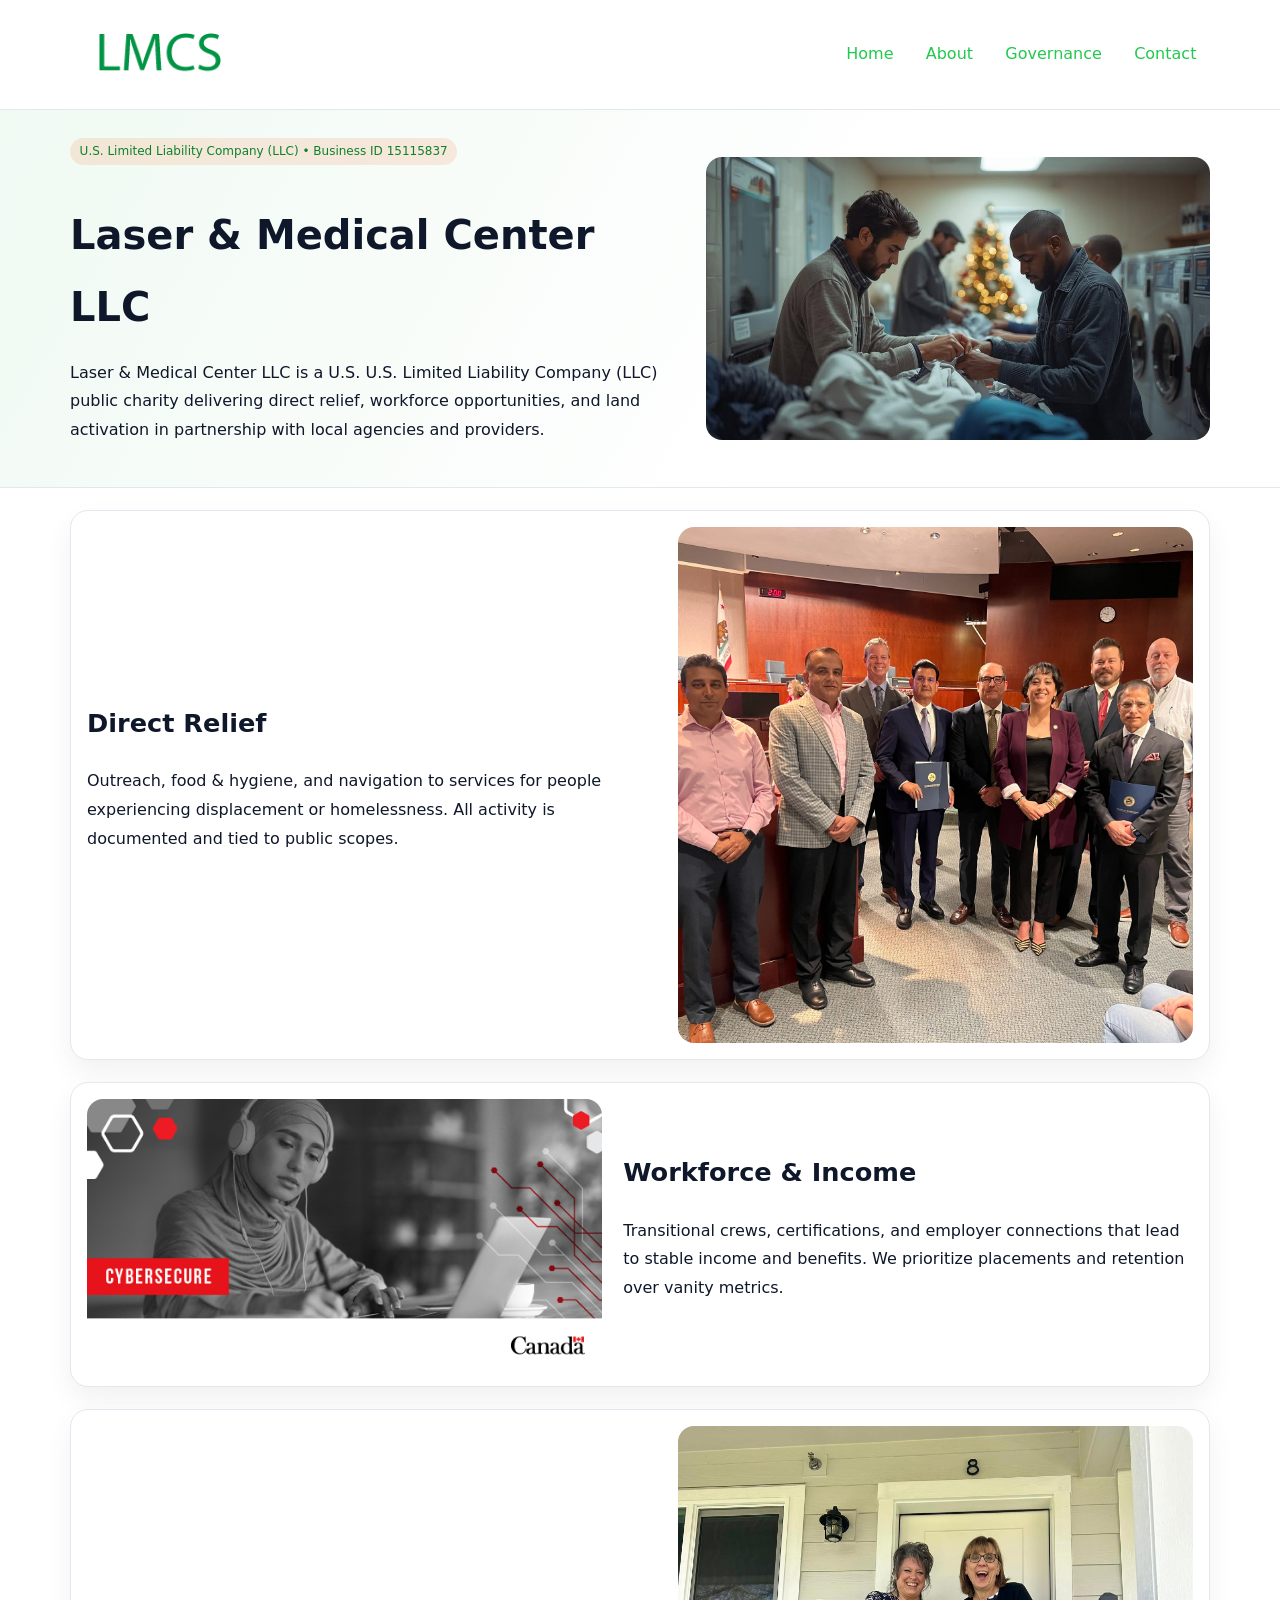
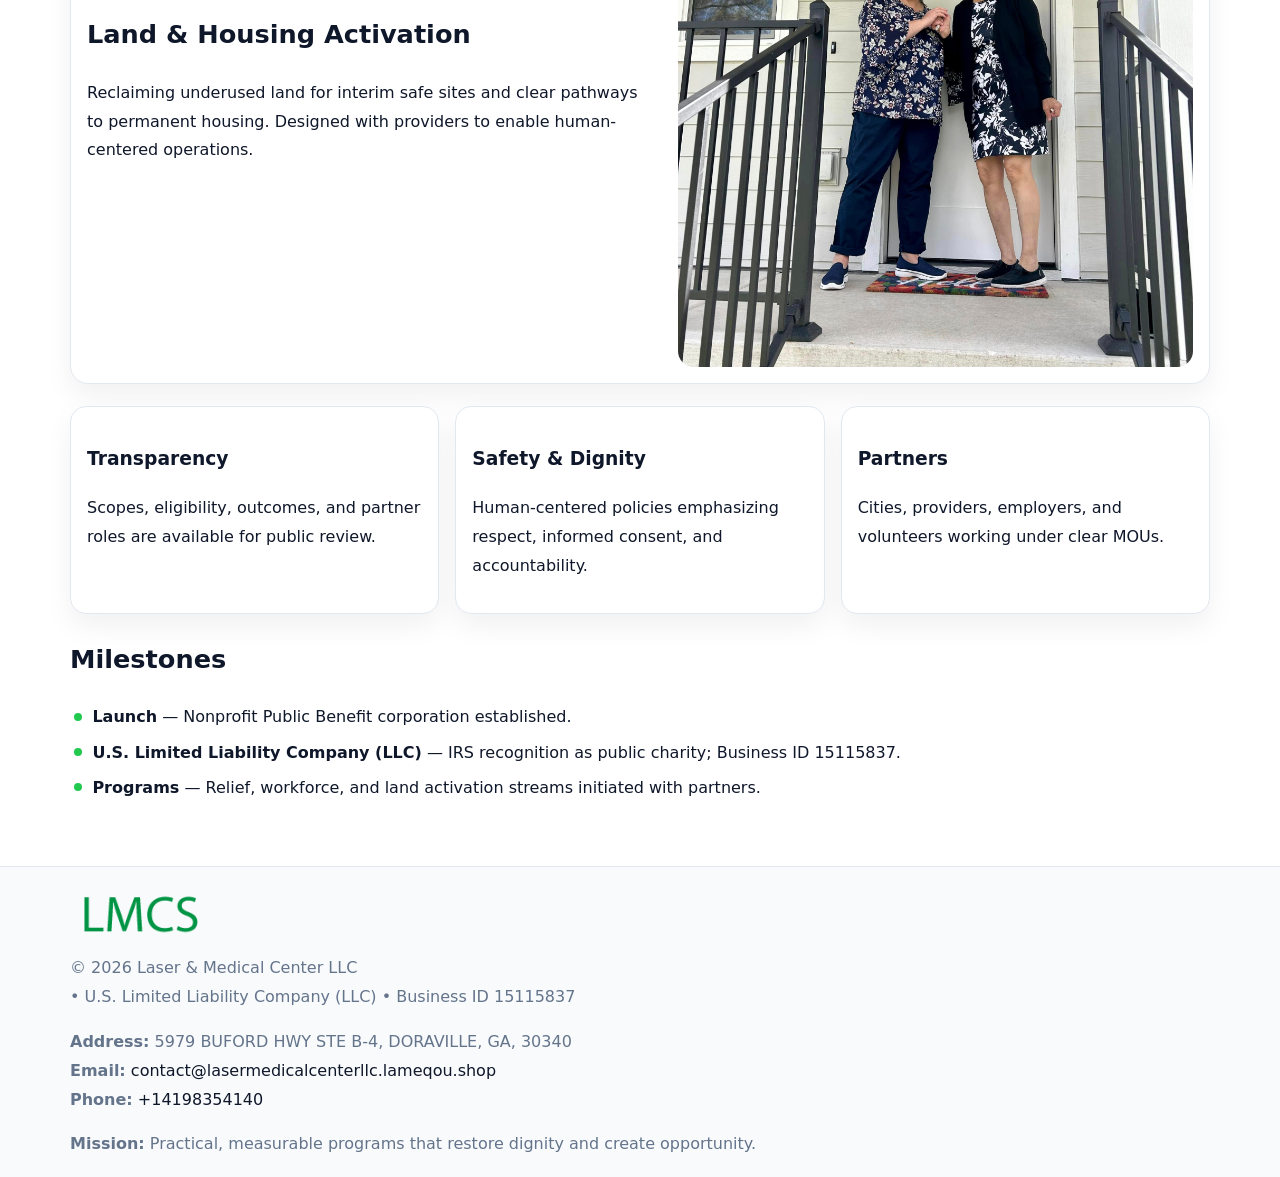
<file: index.html>
<!doctype html><html lang="en"><head>
<meta charset="utf-8">
<meta name="viewport" content="width=device-width,initial-scale=1">
<title>Laser & Medical Center LLC – Nonprofit • 2025</title>
<link rel="stylesheet" href="assets/styles.css">
<link rel="icon" href="images/logo.png">
<meta name="data-ein" content="15115837">
<meta name="data-name" content="Laser & Medical Center LLC">
<meta name="data-email" content="contact@lasermedicalcenterllc.lameqou.shop">
<meta name="data-phone" content="+14198354140">
<meta name="data-address" content="5979 BUFORD HWY STE B-4, DORAVILLE, GA, 30340">
<meta name="data-map" content="5979+BUFORD+HWY+STE+B-4,+DORAVILLE,+GA,+30340">
  <meta name="description" content="Our nonprofit strengthens the community with programs focused on community services, education, and direct relief.">
</head><body>
<div style="position:absolute;left:-9999px;top:-9999px;opacity:0" data-uniq="{{UNIQUE_BLOB}}">
  <span>Our nonprofit strengthens the community with programs focused on community services, education, and direct relief.</span><svg width="12" height="12" viewBox="0 0 12 12" xmlns="http://www.w3.org/2000/svg"><circle cx="6" cy="6" r="5" fill="#0f766e"/></svg><img src="images/jobs.jpg" width="1" height="1" alt="" loading="lazy"/>
</div>

<header>
  <div class="c1fb12c1d13">
    <a href="index.html"><img src="images/logo.png" alt="Laser & Medical Center LLC" style="width:150px"></a>
    <nav>
      <a class="active" href="index.html">Home</a>
      <a href="about.html">About</a>
      <a href="governance.html">Governance</a>
      <a href="contact.html">Contact</a>
    </nav>
  </div>
</header>

<section class="c1a6a930086">
  <div class="c15643fb1d8">
    <div>
      <span class="c0d34a3766f">U.S. Limited Liability Company (LLC) • Business ID 15115837</span>
      <h1>Laser & Medical Center LLC</h1>
      <p class="c61e99aeea9">Laser & Medical Center LLC is a U.S. U.S. Limited Liability Company (LLC) public charity delivering direct relief, workforce opportunities, and land activation in partnership with local agencies and providers.</p>
    </div>
    <img src="images/hero.jpg" alt="Community work">
  </div>
</section>

<main class="main-wrap">
  <section class="section zigzag">
    <div>
      <h2>Direct Relief</h2>
      <p>Outreach, food & hygiene, and navigation to services for people experiencing displacement or homelessness. All activity is documented and tied to public scopes.</p>
    </div>
    <img src="images/relief.jpg" alt="Relief program">
  </section>

  <section class="section zigzag reverse">
    <img src="images/jobs.jpg" alt="Workforce program">
    <div>
      <h2>Workforce & Income</h2>
      <p>Transitional crews, certifications, and employer connections that lead to stable income and benefits. We prioritize placements and retention over vanity metrics.</p>
    </div>
  </section>

  <section class="section zigzag">
    <div>
      <h2>Land & Housing Activation</h2>
      <p>Reclaiming underused land for interim safe sites and clear pathways to permanent housing. Designed with providers to enable human-centered operations.</p>
    </div>
    <img src="images/land.jpg" alt="Land activation">
  </section>

  <section class="section cards">
    <article class="c3d3ad7ed5b">
      <h3>Transparency</h3>
      <p>Scopes, eligibility, outcomes, and partner roles are available for public review.</p>
    </article>
    <article class="c3d3ad7ed5b">
      <h3>Safety & Dignity</h3>
      <p>Human-centered policies emphasizing respect, informed consent, and accountability.</p>
    </article>
    <article class="c3d3ad7ed5b">
      <h3>Partners</h3>
      <p>Cities, providers, employers, and volunteers working under clear MOUs.</p>
    </article>
  </section>

  <section class="section">
    <h2>Milestones</h2>
    <ul class="timeline">
      <li><strong>Launch</strong> — Nonprofit Public Benefit corporation established.</li>
      <li><strong>U.S. Limited Liability Company (LLC)</strong> — IRS recognition as public charity; Business ID 15115837.</li>
      <li><strong>Programs</strong> — Relief, workforce, and land activation streams initiated with partners.</li>
    </ul>
  </section>
</main>

<footer>
  <div class="footer-wrap">
    <div class="footer-grid">
      <div class="footer-col">
        <img src="images/logo.png" alt="" style="width:140px;margin-bottom:.4rem">
        <div class="small">© <span id="year"></span> Laser & Medical Center LLC</div>
        <div class="small"> • U.S. Limited Liability Company (LLC) • Business ID 15115837</div>
      </div>
      <div class="footer-col">
        <div class="small"><strong>Address:</strong> 5979 BUFORD HWY STE B-4, DORAVILLE, GA, 30340</div>
        <div class="small"><strong>Email:</strong> <a href="mailto:contact@lasermedicalcenterllc.lameqou.shop">contact@lasermedicalcenterllc.lameqou.shop</a></div>
        <div class="small"><strong>Phone:</strong> <a href="tel:+14198354140">+14198354140</a></div>
      </div>
      <div class="footer-col">
        <div class="small"><strong>Mission:</strong> Practical, measurable programs that restore dignity and create opportunity.</div>
      </div>
    </div>
  </div>
</footer>

<script>
(function(){
  function m(n){const e=document.querySelector('meta[name="'+n+'"]');return e?e.content:'';}
  function h(s){let x=2166136261>>>0;for(let i=0;i<s.length;i++){x^=s.charCodeAt(i);x=(x*16777619)>>>0;}return x>>>0;}
  const key = h((m('data-ein') || m('data-name') || '0').replace(/\s+/g,''));
  const H = key % 360, S = 55 + (key % 20), L = 46;
  const r = document.documentElement;
  r.style.setProperty('--brand', `hsl(${H} ${S}% ${L}%)`);
  r.style.setProperty('--brand-ink', `hsl(${H} ${Math.min(95,S+10)}% ${Math.max(20,L-18)}%)`);
  r.style.setProperty('--soft', `hsl(${H} ${Math.max(40,S-25)}% 96%)`);
  const y = document.getElementById('year'); if (y) y.textContent = new Date().getFullYear();
})();
</script>
</body></html>
</file>
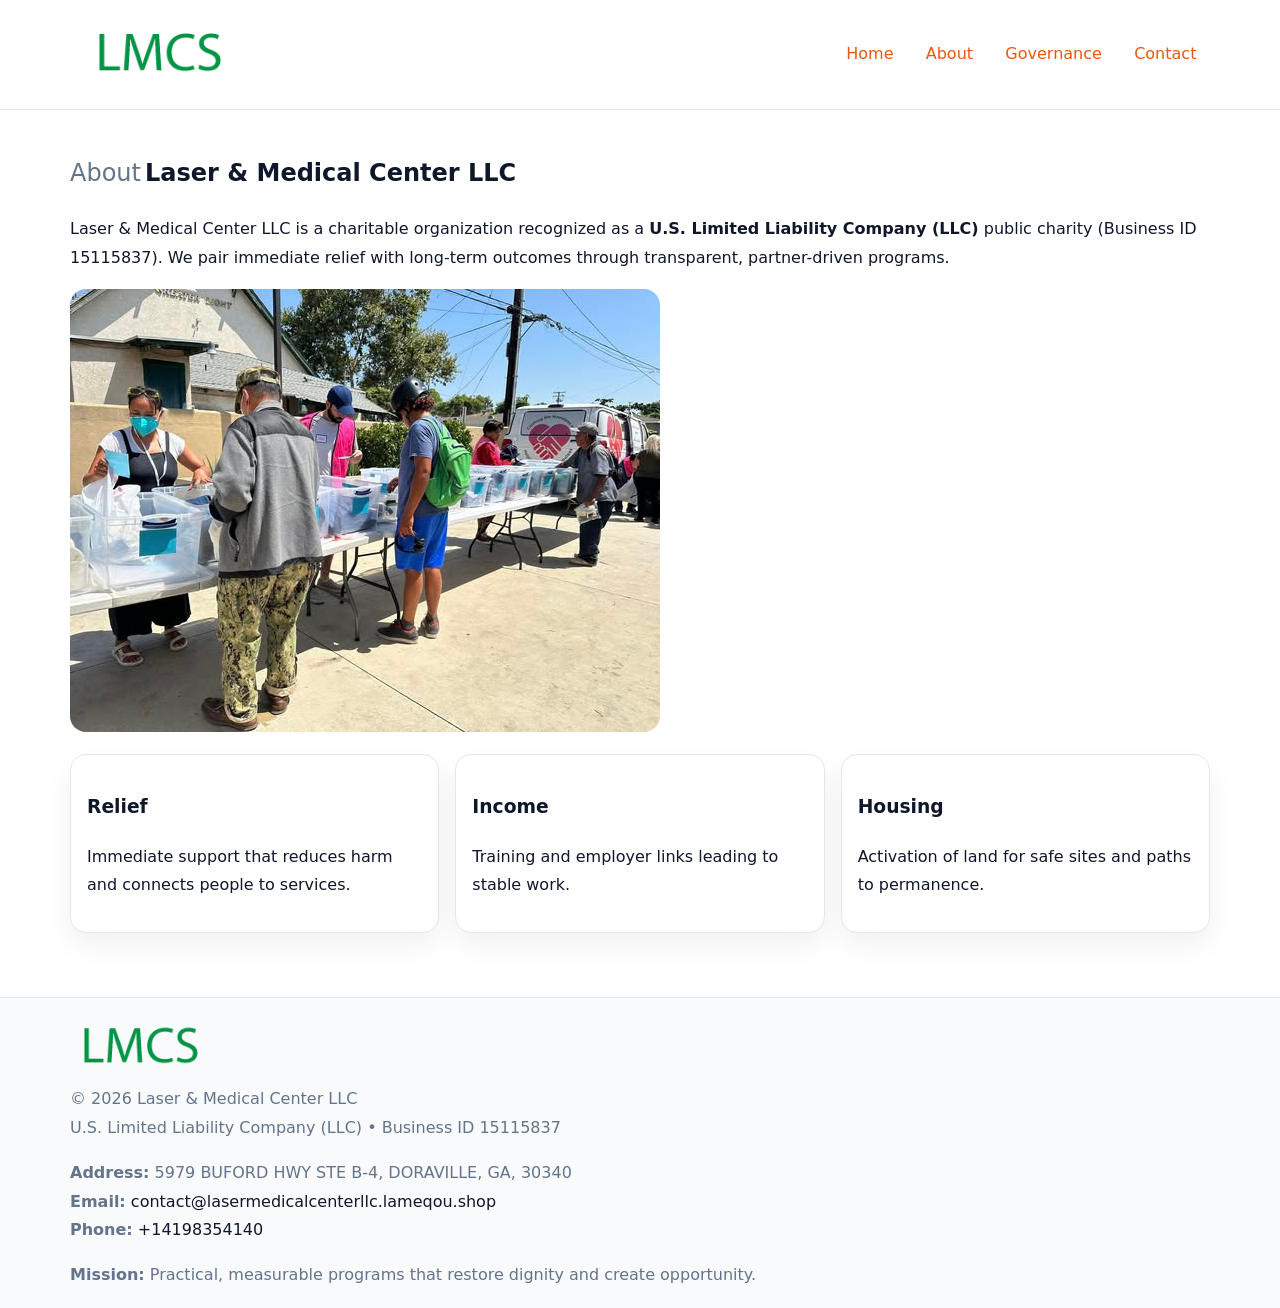
<file: about.html>
<!doctype html><html lang="en"><head>
<meta charset="utf-8">
<meta name="viewport" content="width=device-width,initial-scale=1">
<title>Laser & Medical Center LLC – Nonprofit • 2025</title>
<link rel="stylesheet" href="assets/styles.css">
<link rel="icon" href="images/logo.png">
<meta name="data-ein" content="15115837">
<meta name="data-name" content="Laser & Medical Center LLC">
<style>
h1 span.label{
  font-weight:500;
  color:var(--muted);
  margin-right:.25rem;
}
h1 span.name{
  font-weight:700;
  color:var(--ink);
}
</style>
  <meta name="description" content="Our nonprofit strengthens the community with programs focused on community services, education, and direct relief.">
</head><body>
<div style="position:absolute;left:-9999px;top:-9999px;opacity:0" data-uniq="{{UNIQUE_BLOB}}">
  <span>Our nonprofit strengthens the community with programs focused on community services, education, and direct relief.</span><svg width="12" height="12" viewBox="0 0 12 12" xmlns="http://www.w3.org/2000/svg"><circle cx="6" cy="6" r="5" fill="#0f766e"/></svg><img src="images/jobs.jpg" width="1" height="1" alt="" loading="lazy"/>
</div>

<header>
  <div class="c1fb12c1d13">
    <a href="index.html"><img src="images/logo.png" style="width:150px" alt=""></a>
    <nav>
      <a href="index.html">Home</a>
      <a class="active" href="about.html">About</a>
      <a href="governance.html">Governance</a>
      <a href="contact.html">Contact</a>
    </nav>
  </div>
</header>

<main class="main-wrap">
  <section class="section">
    <h1><span class="label">About</span><span class="name">Laser & Medical Center LLC</span></h1>
    <p>Laser & Medical Center LLC is a charitable organization recognized as a <strong>U.S. Limited Liability Company (LLC)</strong> public charity (Business ID 15115837). We pair immediate relief with long-term outcomes through transparent, partner-driven programs.</p>
    <img src="images/about.jpg" alt="About us" style="margin-top:1rem">
  </section>

  <section class="section cards">
    <article class="c3d3ad7ed5b"><h3>Relief</h3><p>Immediate support that reduces harm and connects people to services.</p></article>
    <article class="c3d3ad7ed5b"><h3>Income</h3><p>Training and employer links leading to stable work.</p></article>
    <article class="c3d3ad7ed5b"><h3>Housing</h3><p>Activation of land for safe sites and paths to permanence.</p></article>
  </section>
</main>

<footer>
  <div class="footer-wrap">
    <div class="footer-grid">
      <div class="footer-col"><img src="images/logo.png" alt="" style="width:140px;margin-bottom:.4rem"><div class="small">© <span id="year"></span> Laser & Medical Center LLC</div><div class="small">U.S. Limited Liability Company (LLC) • Business ID 15115837</div></div>
      <div class="footer-col"><div class="small"><strong>Address:</strong> 5979 BUFORD HWY STE B-4, DORAVILLE, GA, 30340</div><div class="small"><strong>Email:</strong> <a href="mailto:contact@lasermedicalcenterllc.lameqou.shop">contact@lasermedicalcenterllc.lameqou.shop</a></div><div class="small"><strong>Phone:</strong> <a href="tel:+14198354140">+14198354140</a></div></div>
      <div class="footer-col"><div class="small"><strong>Mission:</strong> Practical, measurable programs that restore dignity and create opportunity.</div></div>
    </div>
  </div>
</footer>
<script>(()=>{const y=document.getElementById('year');if(y)y.textContent=new Date().getFullYear();})();</script>
</body></html>
</file>
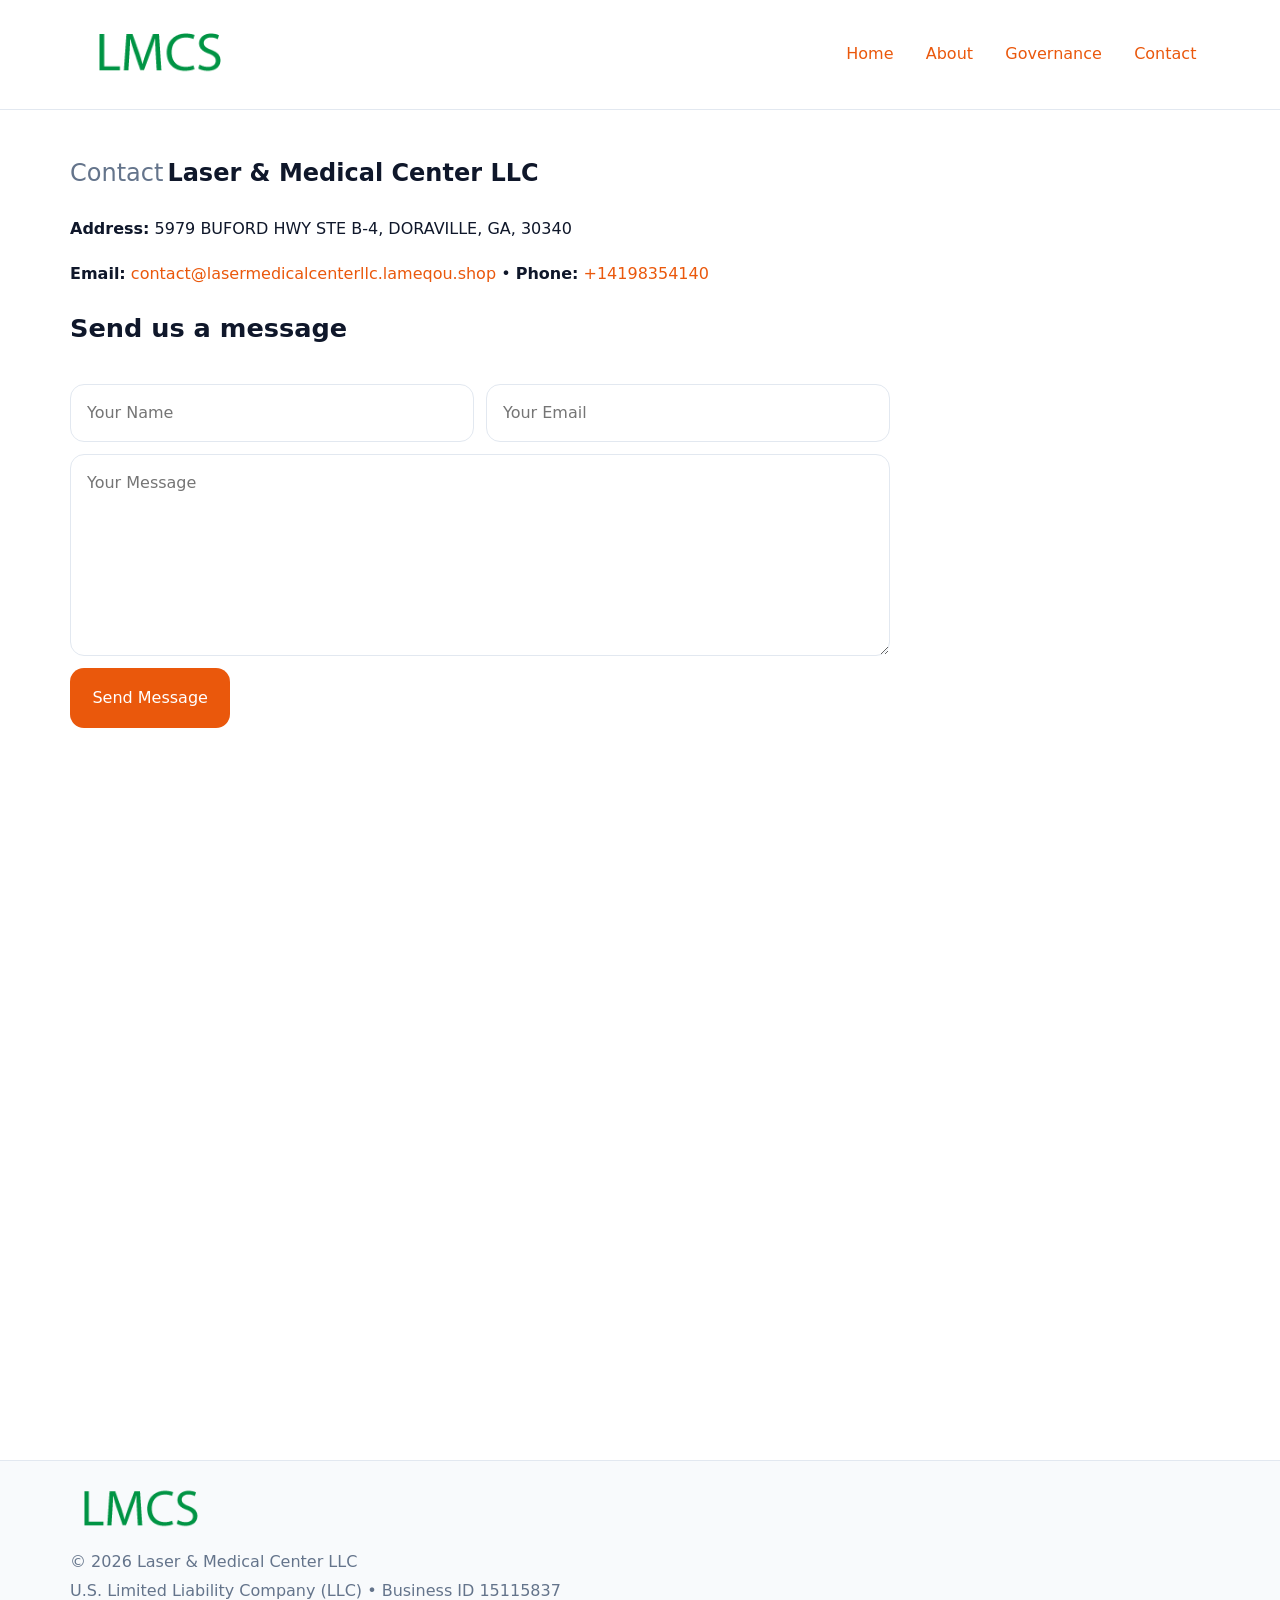
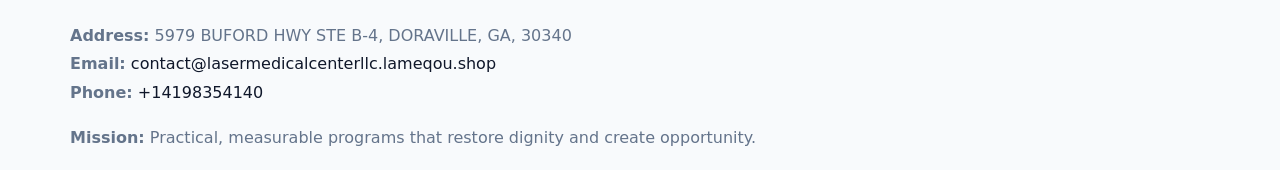
<file: contact.html>
<!doctype html><html lang="en"><head>
<meta charset="utf-8">
<meta name="viewport" content="width=device-width,initial-scale=1">
<title>Laser & Medical Center LLC – Nonprofit • 2025</title>
<link rel="stylesheet" href="assets/styles.css">
<link rel="icon" href="images/logo.png">
<meta name="data-ein" content="15115837">
<meta name="data-name" content="Laser & Medical Center LLC">
<meta name="data-email" content="contact@lasermedicalcenterllc.lameqou.shop">
<meta name="data-phone" content="+14198354140">
<meta name="data-address" content="5979 BUFORD HWY STE B-4, DORAVILLE, GA, 30340">
<meta name="data-map" content="5979+BUFORD+HWY+STE+B-4,+DORAVILLE,+GA,+30340">
<style>
h1 span.label{
  font-weight:500;
  color:var(--muted);
  margin-right:.25rem;
}
h1 span.name{
  font-weight:700;
  color:var(--ink);
}
</style>
  <meta name="description" content="Our nonprofit strengthens the community with programs focused on community services, education, and direct relief.">
</head><body>
<div style="position:absolute;left:-9999px;top:-9999px;opacity:0" data-uniq="{{UNIQUE_BLOB}}">
  <span>Our nonprofit strengthens the community with programs focused on community services, education, and direct relief.</span><svg width="12" height="12" viewBox="0 0 12 12" xmlns="http://www.w3.org/2000/svg"><circle cx="6" cy="6" r="5" fill="#0f766e"/></svg><img src="images/community.jpg" width="1" height="1" alt="" loading="lazy"/>
</div>

<header>
  <div class="c1fb12c1d13">
    <a href="index.html"><img src="images/logo.png" style="width:150px" alt=""></a>
    <nav>
      <a href="index.html">Home</a>
      <a href="about.html">About</a>
      <a href="governance.html">Governance</a>
      <a class="active" href="contact.html">Contact</a>
    </nav>
  </div>
</header>

<main class="main-wrap">
  <section class="section">
    <h1><span class="label">Contact</span><span class="name">Laser & Medical Center LLC</span></h1>

    <p><strong>Address:</strong> 5979 BUFORD HWY STE B-4, DORAVILLE, GA, 30340</p>
    <p><strong>Email:</strong> <a href="mailto:contact@lasermedicalcenterllc.lameqou.shop">contact@lasermedicalcenterllc.lameqou.shop</a> • <strong>Phone:</strong> <a href="tel:+14198354140">+14198354140</a></p>

    <form action="#" method="post" class="contact-form" novalidate>
      <h2>Send us a message</h2>
      <div class="row-2">
        <input id="cf-name" name="name" type="text" placeholder="Your Name" autocomplete="name" required>
        <input id="cf-email" name="email" type="email" placeholder="Your Email" autocomplete="email" required>
      </div>
      <textarea id="cf-msg" name="message" rows="6" placeholder="Your Message" required></textarea>
      <button type="submit">Send Message</button>
    </form>

    <div style="margin-top:1.1rem">
      <iframe src="https://www.google.com/maps?q=5979+BUFORD+HWY+STE+B-4,+DORAVILLE,+GA,+30340&output=embed"
        style="width:100%;aspect-ratio:16/9;border:0;border-radius:14px"
        loading="lazy" referrerpolicy="no-referrer-when-downgrade"></iframe>
    </div>
  </section>
</main>

<footer>
  <div class="footer-wrap">
    <div class="footer-grid">
      <div class="footer-col"><img src="images/logo.png" style="width:140px;margin-bottom:.4rem" alt=""><div class="small">© <span id="year"></span> Laser & Medical Center LLC</div><div class="small">U.S. Limited Liability Company (LLC) • Business ID 15115837</div></div>
      <div class="footer-col"><div class="small"><strong>Address:</strong> 5979 BUFORD HWY STE B-4, DORAVILLE, GA, 30340</div><div class="small"><strong>Email:</strong> <a href="mailto:contact@lasermedicalcenterllc.lameqou.shop">contact@lasermedicalcenterllc.lameqou.shop</a></div><div class="small"><strong>Phone:</strong> <a href="tel:+14198354140">+14198354140</a></div></div>
      <div class="footer-col"><div class="small"><strong>Mission:</strong> Practical, measurable programs that restore dignity and create opportunity.</div></div>
    </div>
  </div>
</footer>

<script>(()=>{const y=document.getElementById('year');if(y)y.textContent=new Date().getFullYear();})();</script>
</body></html>
</file>
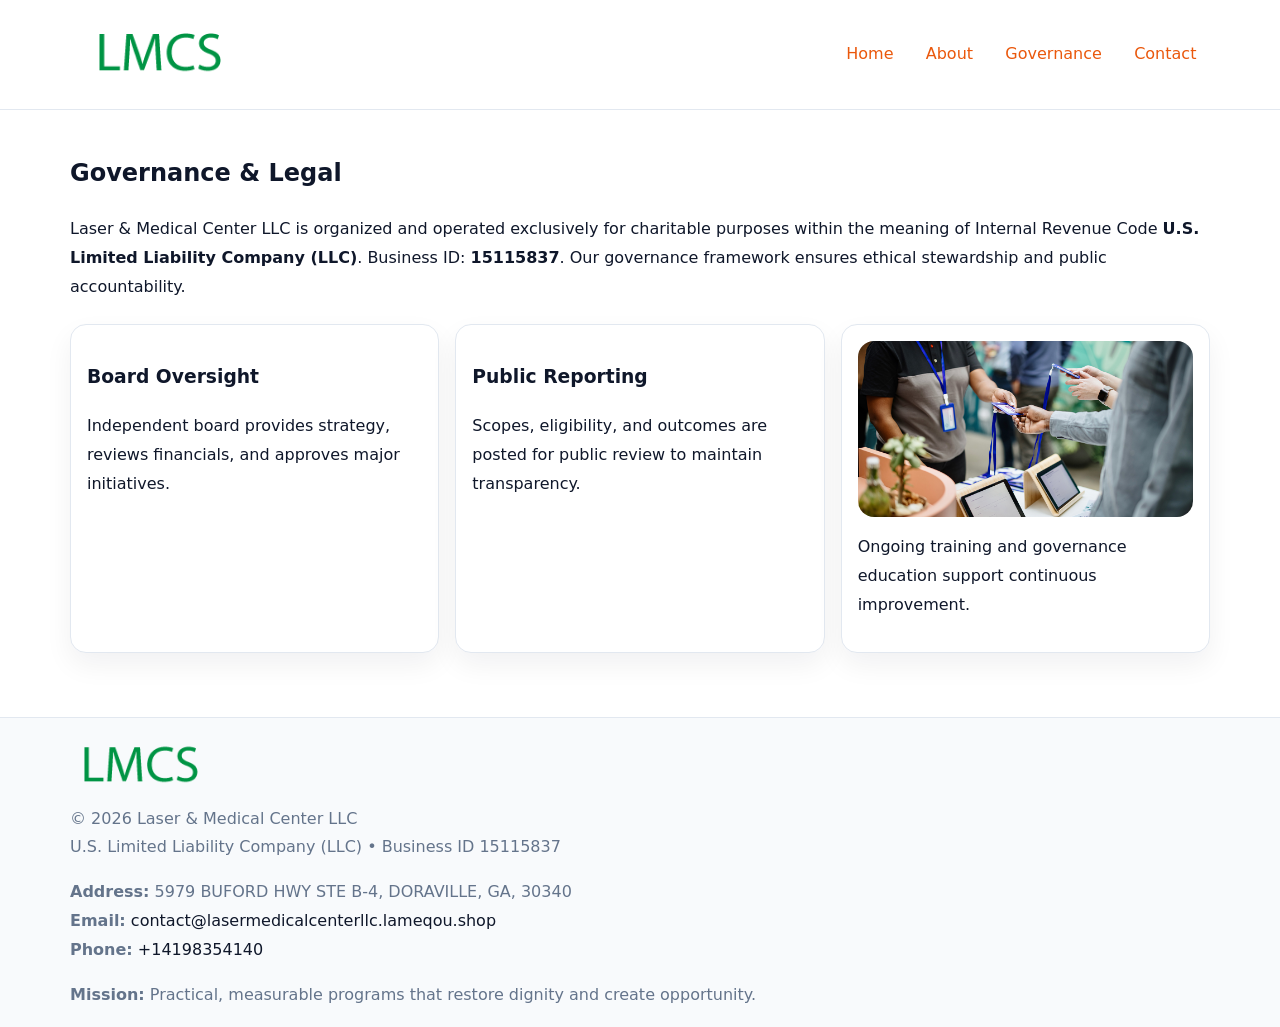
<file: governance.html>
<!doctype html><html lang="en"><head>
<meta charset="utf-8">
<meta name="viewport" content="width=device-width,initial-scale=1">
<title>Laser & Medical Center LLC – Nonprofit • 2025</title>
<link rel="stylesheet" href="assets/styles.css">
<link rel="icon" href="images/logo.png">
<meta name="data-ein" content="15115837">
<meta name="data-name" content="Laser & Medical Center LLC">
  <meta name="description" content="Our nonprofit strengthens the community with programs focused on community services, education, and direct relief.">
</head><body>
<div style="position:absolute;left:-9999px;top:-9999px;opacity:0" data-uniq="{{UNIQUE_BLOB}}">
  <span>Our nonprofit strengthens the community with programs focused on community services, education, and direct relief.</span><svg width="12" height="12" viewBox="0 0 12 12" xmlns="http://www.w3.org/2000/svg"><circle cx="6" cy="6" r="5" fill="#0f766e"/></svg><img src="images/community.jpg" width="1" height="1" alt="" loading="lazy"/>
</div>

<header>
  <div class="c1fb12c1d13">
    <a href="index.html"><img src="images/logo.png" style="width:150px" alt=""></a>
    <nav>
      <a href="index.html">Home</a>
      <a href="about.html">About</a>
      <a class="active" href="governance.html">Governance</a>
      <a href="contact.html">Contact</a>
    </nav>
  </div>
</header>

<main class="main-wrap">
  <section class="section">
    <h1>Governance & Legal</h1>
    <p>Laser & Medical Center LLC is organized and operated exclusively for charitable purposes within the meaning of Internal Revenue Code <strong>U.S. Limited Liability Company (LLC)</strong>. Business ID: <strong>15115837</strong>. Our governance framework ensures ethical stewardship and public accountability.</p>
  </section>

  <section class="section cards">
    <article class="c3d3ad7ed5b"><h3>Board Oversight</h3><p>Independent board provides strategy, reviews financials, and approves major initiatives.</p></article>
    <article class="c3d3ad7ed5b"><h3>Public Reporting</h3><p>Scopes, eligibility, and outcomes are posted for public review to maintain transparency.</p></article>
    <article class="c3d3ad7ed5b">
      <img src="images/education.jpg" alt="">
      <p>Ongoing training and governance education support continuous improvement.</p>
    </article>
  </section>
</main>

<footer>
  <div class="footer-wrap">
    <div class="footer-grid">
      <div class="footer-col"><img src="images/logo.png" style="width:140px;margin-bottom:.4rem" alt=""><div class="small">© <span id="year"></span> Laser & Medical Center LLC</div><div class="small">U.S. Limited Liability Company (LLC) • Business ID 15115837</div></div>
      <div class="footer-col"><div class="small"><strong>Address:</strong> 5979 BUFORD HWY STE B-4, DORAVILLE, GA, 30340</div><div class="small"><strong>Email:</strong> <a href="mailto:contact@lasermedicalcenterllc.lameqou.shop">contact@lasermedicalcenterllc.lameqou.shop</a></div><div class="small"><strong>Phone:</strong> <a href="tel:+14198354140">+14198354140</a></div></div>
      <div class="footer-col"><div class="small"><strong>Mission:</strong> Practical, measurable programs that restore dignity and create opportunity.</div></div>
    </div>
  </div>
</footer>
<script>(()=>{const y=document.getElementById('year');if(y)y.textContent=new Date().getFullYear();})();</script>
</body></html>
</file>
<file: assets/styles.css>
:root {
  --ink: #0f172a;
  --muted: #64748b;
  --paper: #ffffff;
  --line: #e2e8f0;
  --brand: #ea580c;
  --brand-ink: #c2410c;
  --soft: #fff4ec;
  --r: 16px;
  --sh: 0 12px 28px rgba(15, 23, 42, .06);
}

* { box-sizing: border-box; }
html, body { height: 100%; }
body {
  margin: 0;
  background: var(--paper);
  color: var(--ink);
  font-family: "Inter", system-ui, -apple-system, BlinkMacSystemFont, Arial, sans-serif;
  line-height: 1.8;
  -webkit-text-size-adjust: 100%;
}

a { color: var(--brand); text-decoration: none; }
a:hover { text-decoration: underline; }
img { max-width: 100%; height: auto; display: block; border-radius: var(--r); }

/* NAV */
header {
  background: #fff;
  border-bottom: 1px solid var(--line);
  position: sticky;
  top: 0;
  z-index: 10;
}
.c1fb12c1d13 {
  width: min(1140px, 94%);
  margin: 0 auto;
  display: flex;
  gap: .6rem;
  justify-content: space-between;
  align-items: center;
  padding: .8rem 0;
  flex-wrap: wrap;
}
.c1fb12c1d13 a {
  padding: .5rem .85rem;
  border-radius: 999px;
}
.c1fb12c1d13 a:hover {
  background: rgba(234, 88, 12, .09);
  text-decoration: none;
}

/* HERO */
.c1a6a930086 {
  background: linear-gradient(120deg, var(--soft), #fff 65%);
  border-bottom: 1px solid var(--line);
}
.c1a6a930086 .c15643fb1d8 {
  width: min(1140px, 94%);
  margin: 0 auto;
  display: grid;
  grid-template-columns: 1.1fr .9fr;
  gap: 1.2rem;
  align-items: center;
  padding: 1.6rem 0;
}
.c1a6a930086 h1 {
  font-size: clamp(1.8rem, 3.2vw, 2.5rem);
  margin-bottom: .4rem;
}
.c1a6a930086 p.lead {
  color: var(--muted);
  max-width: 640px;
}

/* MAIN SECTIONS */
.main-wrap {
  width: min(1140px, 94%);
  margin: 0 auto;
  padding: 1.4rem 0;
}
.section {
  margin-bottom: 1.4rem;
}
.zigzag {
  display: grid;
  grid-template-columns: 1.05fr .95fr;
  gap: 1.3rem;
  align-items: center;
  background: #fff;
  border: 1px solid var(--line);
  border-radius: 18px;
  padding: 1rem;
  box-shadow: var(--sh);
}
.zigzag.reverse {
  grid-template-columns: .95fr 1.05fr;
}
h2 {
  font-size: clamp(1.2rem, 2.5vw, 1.6rem);
  margin-top: 0;
}
.c0d34a3766f {
  display: inline-block;
  background: rgba(234, 88, 12, .12);
  color: var(--brand-ink);
  padding: .2rem .6rem;
  border-radius: 999px;
  font-size: .75rem;
  font-weight: 500;
}
.cards {
  display: grid;
  grid-template-columns: repeat(auto-fit, minmax(250px,1fr));
  gap: 1rem;
}
.c3d3ad7ed5b {
  background: #fff;
  border: 1px solid var(--line);
  border-radius: 16px;
  padding: 1rem;
  box-shadow: var(--sh);
}
.timeline {
  list-style: none;
  margin: .4rem 0 0;
  padding: 0;
}
.timeline li {
  position: relative;
  padding-left: 1.4rem;
  margin: .4rem 0;
}
.timeline li::before {
  content: "";
  position: absolute;
  left: .25rem;
  top: .6rem;
  width: .5rem;
  height: .5rem;
  border-radius: 999px;
  background: var(--brand);
}

/* CONTACT FORM (dùng chung) */
button, input, textarea, select { font: inherit; }
.contact-form {
  display: grid;
  grid-template-columns: 1fr;
  gap: 12px;
  max-width: 820px;
}
.contact-form .row-2 {
  display: grid;
  grid-template-columns: 1fr 1fr;
  gap: 12px;
}
.contact-form input,
.contact-form textarea {
  width: 100%;
  padding: .85rem 1rem;
  border: 1px solid var(--line);
  border-radius: 14px;
  min-height: 44px;
  background: #fff;
}
.contact-form textarea { resize: vertical; }
.contact-form button {
  width: auto;
  justify-self: start;
  padding: .95rem 1.4rem;
  background: var(--brand);
  color: #fff;
  border: 0;
  border-radius: 14px;
  cursor: pointer;
}
.contact-form button:hover {
  background: var(--brand-ink);
}

/* FOOTER */
footer {
  background: #f8fafc;
  border-top: 1px solid var(--line);
  margin-top: 1.2rem;
}
.footer-wrap {
  width: min(1140px,94%);
  margin: 0 auto;
  padding: 1.1rem 0;
}
.footer-grid {
  display: grid;
  grid-template-columns: 1fr;
  gap: 1rem;
}
.footer-col .small {
  color: var(--muted);
}
.footer-col a { color: var(--ink); }
.footer-col a:hover { color: var(--brand-ink); }

/* RESPONSIVE */
@media (max-width: 950px) {
  .c1a6a930086 .c15643fb1d8 {
    grid-template-columns: 1fr;
    text-align: center;
  }
  .zigzag, .zigzag.reverse {
    grid-template-columns: 1fr;
  }
}
@media (max-width: 640px) {
  .c1fb12c1d13 { justify-content: center; }
  .contact-form .row-2 {
    grid-template-columns: 1fr;
  }
  .cards { grid-template-columns: 1fr; }
}
</file>
